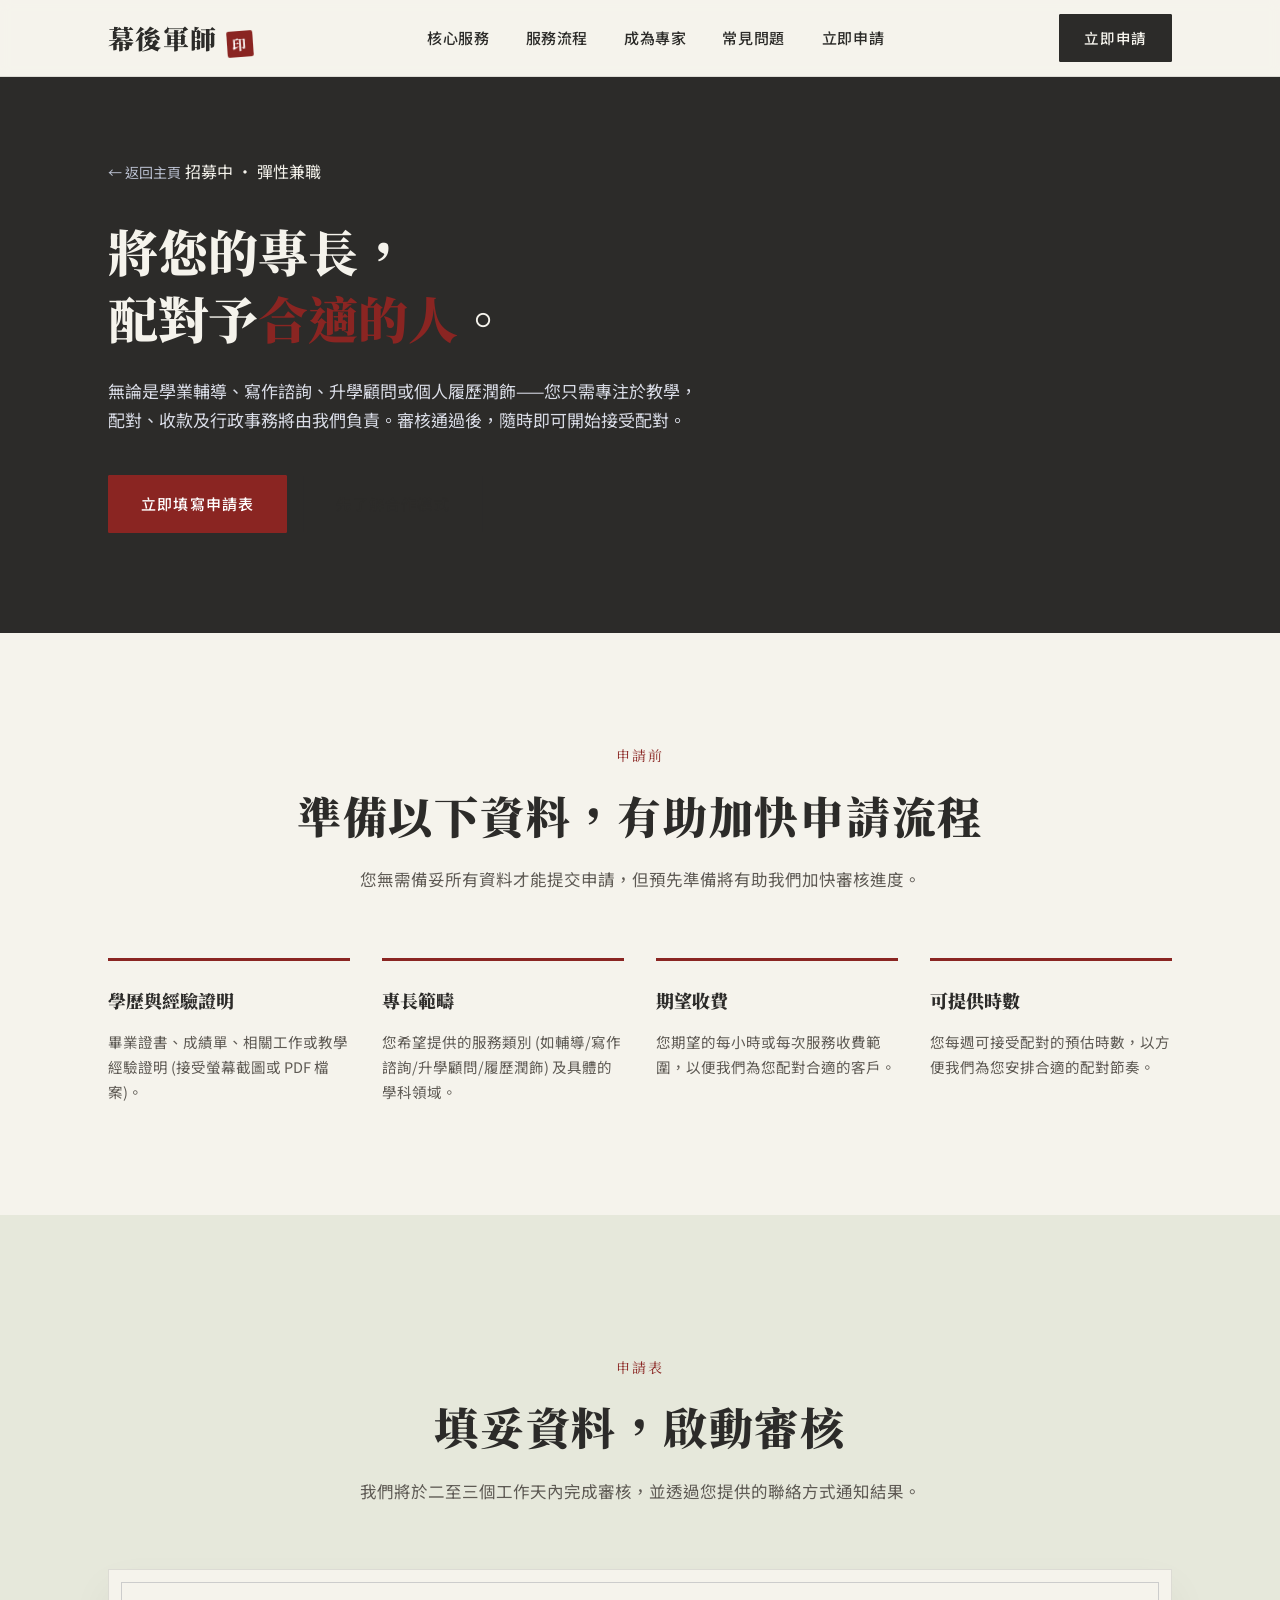
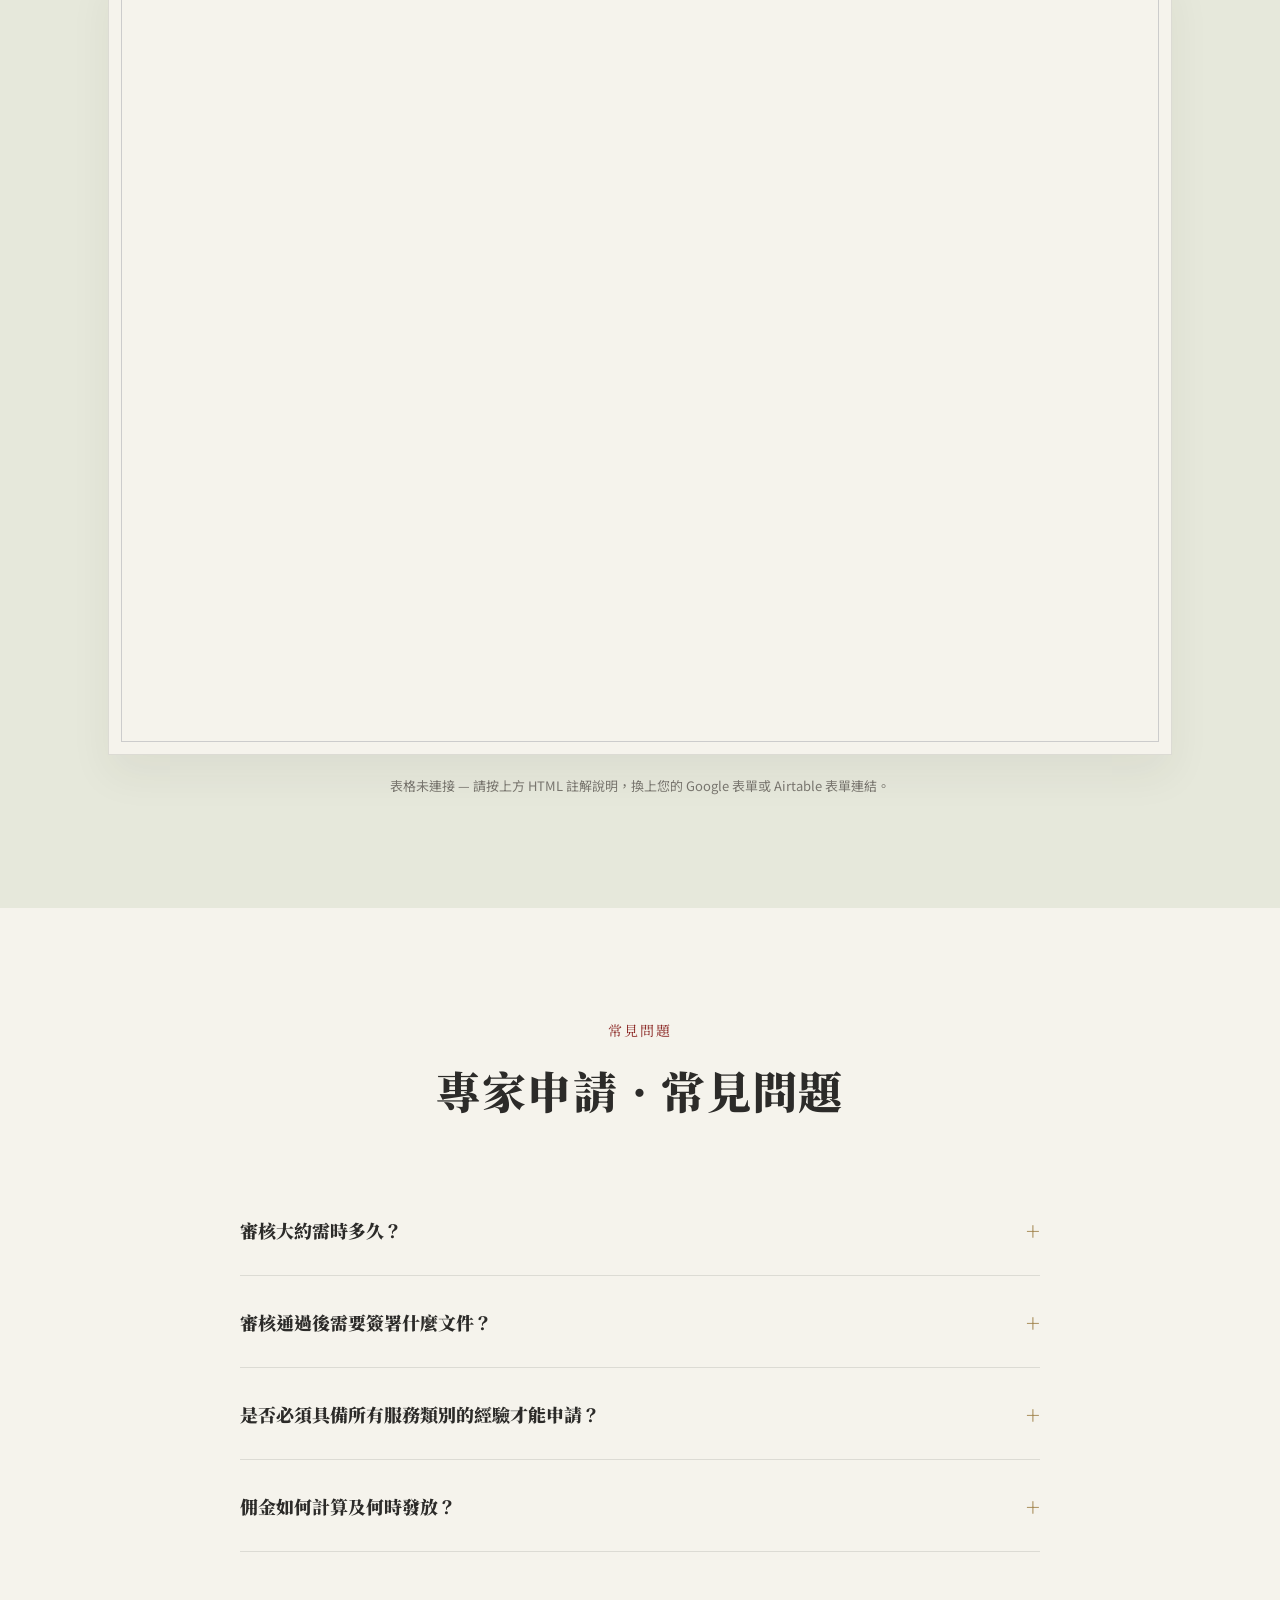
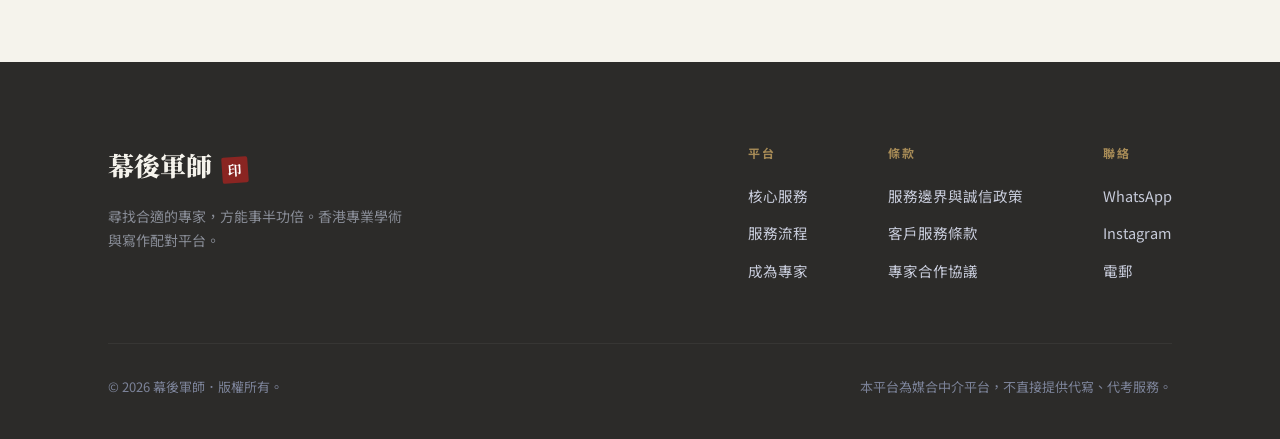
<file: become-expert.html>
<!DOCTYPE html>
<html lang="zh-Hant-HK">
<head>
<meta charset="UTF-8">
<meta name="viewport" content="width=device-width, initial-scale=1.0">
<title>申請成為專家｜幕後軍師</title>
<script>document.documentElement.classList.add('js');</script>
<link rel="preconnect" href="https://fonts.googleapis.com">
<link rel="preconnect" href="https://fonts.gstatic.com" crossorigin>
<link href="https://fonts.googleapis.com/css2?family=Noto+Sans+TC:wght@400;500;700&family=Noto+Serif+TC:wght@700;900&display=swap" rel="stylesheet">
<link rel="stylesheet" href="styles.css">
</head>
<body>

<header class="nav">
  <div class="wrap">
    <a href="index.html" class="logo">幕後軍師<span class="stamp">印</span></a>
    <nav class="nav-links" id="navLinks">
      <a href="index.html#services">核心服務</a>
      <a href="index.html#how">服務流程</a>
      <a href="index.html#experts">成為專家</a>
      <a href="#expert-faq">常見問題</a>
      <a href="#apply" class="nav-cta-mobile btn">立即申請</a>
    </nav>
    <a href="#apply" class="nav-cta">立即申請</a>
    <button class="burger" id="burgerBtn" aria-label="開啟選單">
      <span></span><span></span><span></span>
    </button>
  </div>
</header>

<main>
  <section class="subhero">
    <div class="wrap">
      <a href="index.html" class="back-link">← 返回主頁</a>
      <span class="eyebrow">招募中 · 彈性兼職</span>
      <h1>將您的專長，<br>配對予<span class="accent">合適的人</span>。</h1>
      <p class="lead">無論是學業輔導、寫作諮詢、升學顧問或個人履歷潤飾——您只需專注於教學，配對、收款及行政事務將由我們負責。審核通過後，隨時即可開始接受配對。</p>
      <div class="hero-ctas">
        <a href="#apply" class="btn btn-primary">立即填寫申請表</a>
        <a href="index.html#experts" class="btn btn-outline">先了解合作模式</a>
      </div>
    </div>
  </section>

  <section class="requirements">
    <div class="wrap">
      <div class="section-head reveal">
        <span class="section-eyebrow">申請前</span>
        <h2>準備以下資料，有助加快申請流程</h2>
        <p>您無需備妥所有資料才能提交申請，但預先準備將有助我們加快審核進度。</p>
      </div>
      <div class="req-grid">
        <div class="req-card reveal">
          <h4>學歷與經驗證明</h4>
          <p>畢業證書、成績單、相關工作或教學經驗證明 (接受螢幕截圖或 PDF 檔案)。</p>
        </div>
        <div class="req-card reveal">
          <h4>專長範疇</h4>
          <p>您希望提供的服務類別 (如輔導/寫作諮詢/升學顧問/履歷潤飾) 及具體的學科領域。</p>
        </div>
        <div class="req-card reveal">
          <h4>期望收費</h4>
          <p>您期望的每小時或每次服務收費範圍，以便我們為您配對合適的客戶。</p>
        </div>
        <div class="req-card reveal">
          <h4>可提供時數</h4>
          <p>您每週可接受配對的預估時數，以方便我們為您安排合適的配對節奏。</p>
        </div>
      </div>
    </div>
  </section>

  <section class="start" id="apply">
    <div class="wrap">
      <div class="section-head reveal">
        <span class="section-eyebrow">申請表</span>
        <h2>填妥資料，啟動審核</h2>
        <p>我們將於二至三個工作天內完成審核，並透過您提供的聯絡方式通知結果。</p>
      </div>
      <div class="form-embed reveal">
        <!--
          替換方式(擇一):
          (a) Google表單: 打開你個表單 → 右上角「傳送」→ 選「<>」嵌入HTML → 複製iframe嘅網址貼落下面
          (b) Airtable表單: 打開Experts表 → 建立/開啟Form View → 右上角「Share form」→ 複製連結貼落下面
        -->
        <iframe class="airtable-embed" src="https://airtable.com/embed/appAo5uXZm9wIT91W/pagqnI3ktNSURofDn/form" frameborder="0" onmousewheel="" width="100%" height="533" style="background: transparent; border: 1px solid #ccc;"></iframe>
      </div>
      <p class="form-note">表格未連接 — 請按上方 HTML 註解說明，換上您的 Google 表單或 Airtable 表單連結。</p>
    </div>
  </section>

  <section class="faq" id="expert-faq">
    <div class="wrap">
      <div class="section-head reveal">
        <span class="section-eyebrow">常見問題</span>
        <h2>專家申請 · 常見問題</h2>
      </div>
      <div class="faq-list reveal">
        <div class="faq-item">
          <button class="faq-q">審核大約需時多久？<span class="plus">+</span></button>
          <div class="faq-a"><p>一般情況下，我們將於二至三個工作天內完成審核；若資料齊全，進度可能更快。審核結果將透過您提供的聯絡方式通知。</p></div>
        </div>
        <div class="faq-item">
          <button class="faq-q">審核通過後需要簽署什麼文件？<span class="plus">+</span></button>
          <div class="faq-a"><p>審核通過後，我們將邀請您簽署《專家合作協議》，並確認您已閱讀《服務邊界與誠信政策》，隨後即可開始接受配對。</p></div>
        </div>
        <div class="faq-item">
          <button class="faq-q">是否必須具備所有服務類別的經驗才能申請？<span class="plus">+</span></button>
          <div class="faq-a"><p>不需要。您可以僅選擇您擅長的一至兩個範疇（例如只提供個人履歷潤飾服務），我們將根據您申請時所選的類別進行配對。</p></div>
        </div>
        <div class="faq-item">
          <button class="faq-q">佣金如何計算及何時發放？<span class="plus">+</span></button>
          <div class="faq-a"><p>平台將於每宗交易中收取一定比例作為服務費，餘額將於服務完成後的指定工作天內結算予您。詳細資訊已列明於《專家合作協議》中。</p></div>
        </div>
      </div>
    </div>
  </section>
</main>

<footer>
  <div class="wrap">
    <div class="footer-top">
      <div>
        <div class="footer-logo">幕後軍師<span class="stamp">印</span></div>
        <p class="footer-tag">尋找合適的專家，方能事半功倍。香港專業學術與寫作配對平台。</p>
      </div>
      <div class="footer-cols">
        <div class="footer-col">
          <h5>平台</h5>
          <a href="index.html#services">核心服務</a>
          <a href="index.html#how">服務流程</a>
          <a href="become-expert.html">成為專家</a>
        </div>
        <div class="footer-col">
          <h5>條款</h5>
          <a href="#">服務邊界與誠信政策</a>
          <a href="#">客戶服務條款</a>
          <a href="#">專家合作協議</a>
        </div>
        <div class="footer-col">
          <h5>聯絡</h5>
          <a href="#">WhatsApp</a>
          <a href="#">Instagram</a>
          <a href="#">電郵</a>
        </div>
      </div>
    </div>
    <div class="footer-bottom">
      <span>© 2026 幕後軍師．版權所有。</span>
      <span>本平台為媒合中介平台，不直接提供代寫、代考服務。</span>
    </div>
  </div>
</footer>

<script>
  const burger = document.getElementById('burgerBtn');
  const navLinks = document.getElementById('navLinks');
  burger.addEventListener('click', () => navLinks.classList.toggle('open'));
  navLinks.querySelectorAll('a').forEach(a => a.addEventListener('click', () => navLinks.classList.remove('open')));

  document.querySelectorAll('.faq-item').forEach(item => {
    const q = item.querySelector('.faq-q');
    const a = item.querySelector('.faq-a');
    q.addEventListener('click', () => {
      const isOpen = item.classList.contains('open');
      document.querySelectorAll('.faq-item.open').forEach(other => {
        if(other !== item){ other.classList.remove('open'); other.querySelector('.faq-a').style.maxHeight = null; }
      });
      item.classList.toggle('open', !isOpen);
      a.style.maxHeight = !isOpen ? a.scrollHeight + 'px' : null;
    });
  });

  const prefersReduced = window.matchMedia('(prefers-reduced-motion: reduce)').matches;
  const revealEls = document.querySelectorAll('.reveal');
  if(prefersReduced){
    revealEls.forEach(el => el.classList.add('is-visible'));
  } else {
    const io = new IntersectionObserver((entries) => {
      entries.forEach(entry => {
        if(entry.isIntersecting){
          entry.target.classList.add('is-visible');
          io.unobserve(entry.target);
        }
      });
    }, { threshold: 0.15 });
    revealEls.forEach(el => io.observe(el));
  }
</script>
</body>
</html>
</file>
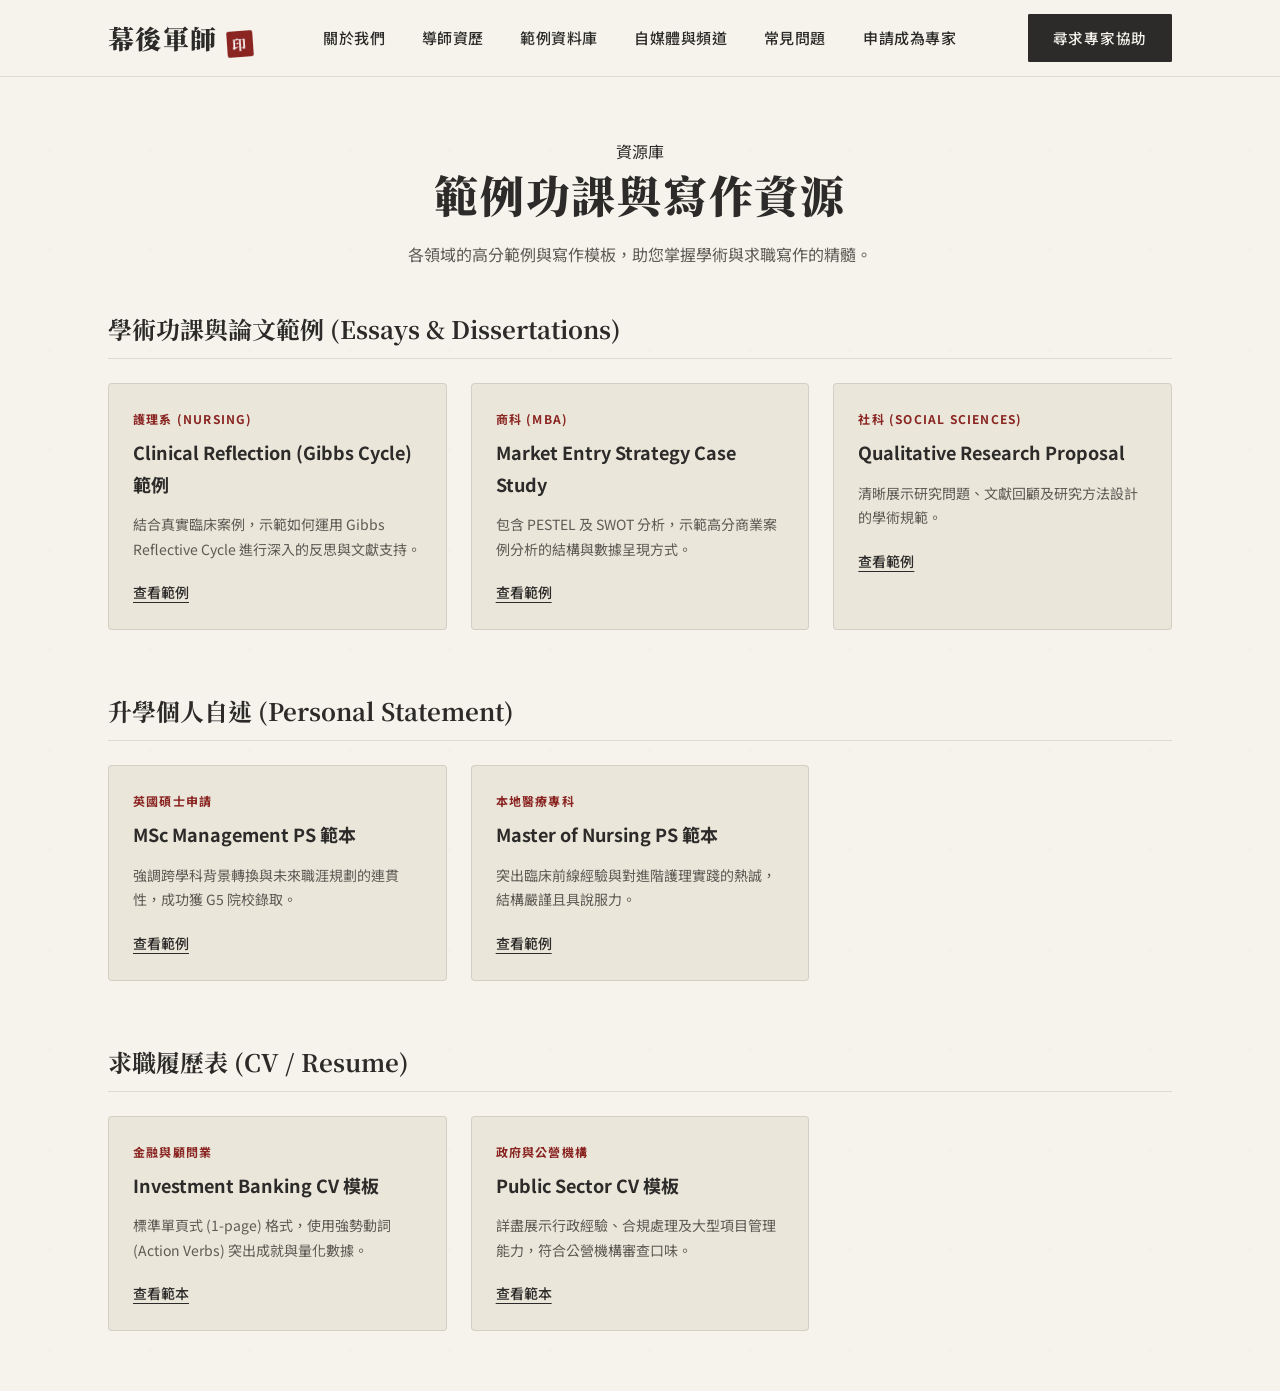
<file: resources.html>
<!DOCTYPE html>
<html lang="zh-Hant-HK">
<head>
<meta charset="UTF-8">
<meta name="viewport" content="width=device-width, initial-scale=1.0">
<title>範例資料庫｜幕後軍師</title>
<script>document.documentElement.classList.add('js');</script>
<link rel="preconnect" href="https://fonts.googleapis.com">
<link rel="preconnect" href="https://fonts.gstatic.com" crossorigin>
<link href="https://fonts.googleapis.com/css2?family=Noto+Sans+TC:wght@400;500;700&family=Noto+Serif+TC:wght@700;900&display=swap" rel="stylesheet">
<link rel="stylesheet" href="styles.css">
<style>
  .resources-header { padding: 60px 0 40px; text-align: center; }
  .resource-category { margin-bottom: 60px; }
  .resource-category h3 { font-family: var(--serif); font-size: 24px; margin-bottom: 24px; padding-bottom: 8px; border-bottom: 1px solid var(--line); }
  .resource-grid { display: grid; grid-template-columns: repeat(auto-fill, minmax(300px, 1fr)); gap: 24px; }
  .resource-card { background: var(--paper-alt); padding: 24px; border-radius: 4px; border: 1px solid var(--line); transition: transform 0.3s ease; }
  .resource-card:hover { transform: translateY(-4px); border-color: var(--gold); }
  .resource-type { font-size: 12px; color: var(--red); font-weight: 700; text-transform: uppercase; letter-spacing: 0.1em; margin-bottom: 8px; display: block; }
  .resource-card h4 { font-size: 18px; margin-bottom: 12px; color: var(--ink); }
  .resource-card p { font-size: 14px; color: var(--ink-soft); margin-bottom: 16px; }
  .resource-link { font-size: 14px; font-weight: 500; color: var(--ink); text-decoration: underline; text-underline-offset: 4px; }
</style>
</head>
<body>

<header class="nav">
  <div class="wrap">
    <a href="index.html" class="logo">幕後軍師<span class="stamp">印</span></a>
    <nav class="nav-links" id="navLinks">
      <a href="index.html#about">關於我們</a>
      <a href="tutors.html">導師資歷</a>
      <a href="resources.html">範例資料庫</a>
      <a href="media.html">自媒體與頻道</a>
      <a href="index.html#faq">常見問題</a>
      <a href="become-expert.html" class="nav-cta-mobile btn">申請成為專家</a>
    </nav>
    <a href="index.html#start" class="nav-cta">尋求專家協助</a>
    <button class="burger" id="burgerBtn" aria-label="開啟選單">
      <span></span><span></span><span></span>
    </button>
  </div>
</header>

<main>
  <div class="wrap">
    <div class="resources-header">
      <span class="eyebrow">資源庫</span>
      <h2>範例功課與寫作資源</h2>
      <p style="margin-top:16px; color:var(--ink-soft);">各領域的高分範例與寫作模板，助您掌握學術與求職寫作的精髓。</p>
    </div>

    <div class="resource-category">
      <h3>學術功課與論文範例 (Essays & Dissertations)</h3>
      <div class="resource-grid">
        <div class="resource-card">
          <span class="resource-type">護理系 (Nursing)</span>
          <h4>Clinical Reflection (Gibbs Cycle) 範例</h4>
          <p>結合真實臨床案例，示範如何運用 Gibbs Reflective Cycle 進行深入的反思與文獻支持。</p>
          <a href="#" class="resource-link">查看範例</a>
        </div>
        <div class="resource-card">
          <span class="resource-type">商科 (MBA)</span>
          <h4>Market Entry Strategy Case Study</h4>
          <p>包含 PESTEL 及 SWOT 分析，示範高分商業案例分析的結構與數據呈現方式。</p>
          <a href="#" class="resource-link">查看範例</a>
        </div>
        <div class="resource-card">
          <span class="resource-type">社科 (Social Sciences)</span>
          <h4>Qualitative Research Proposal</h4>
          <p>清晰展示研究問題、文獻回顧及研究方法設計的學術規範。</p>
          <a href="#" class="resource-link">查看範例</a>
        </div>
      </div>
    </div>

    <div class="resource-category">
      <h3>升學個人自述 (Personal Statement)</h3>
      <div class="resource-grid">
        <div class="resource-card">
          <span class="resource-type">英國碩士申請</span>
          <h4>MSc Management PS 範本</h4>
          <p>強調跨學科背景轉換與未來職涯規劃的連貫性，成功獲 G5 院校錄取。</p>
          <a href="#" class="resource-link">查看範例</a>
        </div>
        <div class="resource-card">
          <span class="resource-type">本地醫療專科</span>
          <h4>Master of Nursing PS 範本</h4>
          <p>突出臨床前線經驗與對進階護理實踐的熱誠，結構嚴謹且具說服力。</p>
          <a href="#" class="resource-link">查看範例</a>
        </div>
      </div>
    </div>

    <div class="resource-category">
      <h3>求職履歷表 (CV / Resume)</h3>
      <div class="resource-grid">
        <div class="resource-card">
          <span class="resource-type">金融與顧問業</span>
          <h4>Investment Banking CV 模板</h4>
          <p>標準單頁式 (1-page) 格式，使用強勢動詞 (Action Verbs) 突出成就與量化數據。</p>
          <a href="#" class="resource-link">查看範本</a>
        </div>
        <div class="resource-card">
          <span class="resource-type">政府與公營機構</span>
          <h4>Public Sector CV 模板</h4>
          <p>詳盡展示行政經驗、合規處理及大型項目管理能力，符合公營機構審查口味。</p>
          <a href="#" class="resource-link">查看範本</a>
        </div>
      </div>
    </div>

  </div>
</main>

<script>
  const burgerBtn = document.getElementById('burgerBtn');
  const navLinks = document.getElementById('navLinks');
  burgerBtn.addEventListener('click', () => {
    navLinks.classList.toggle('active');
    burgerBtn.classList.toggle('active');
  });
</script>
</body>
</html>
</file>
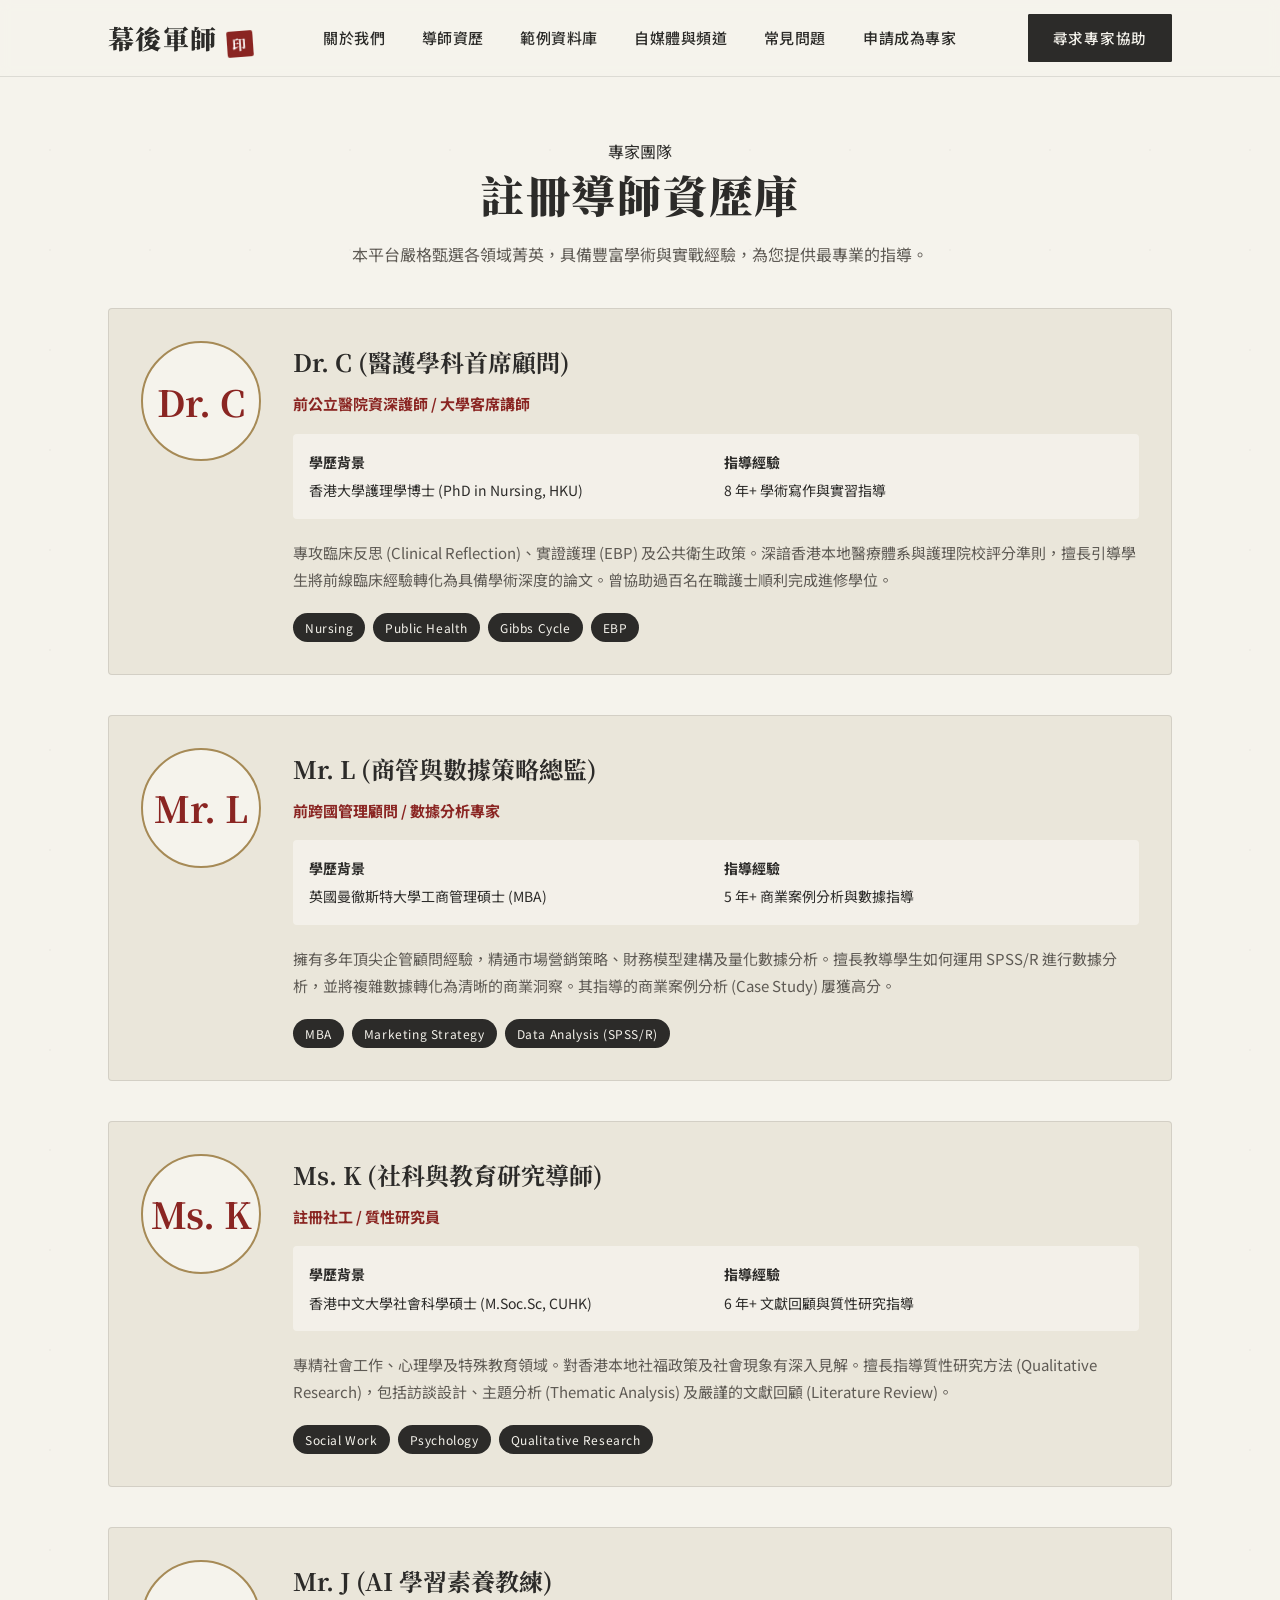
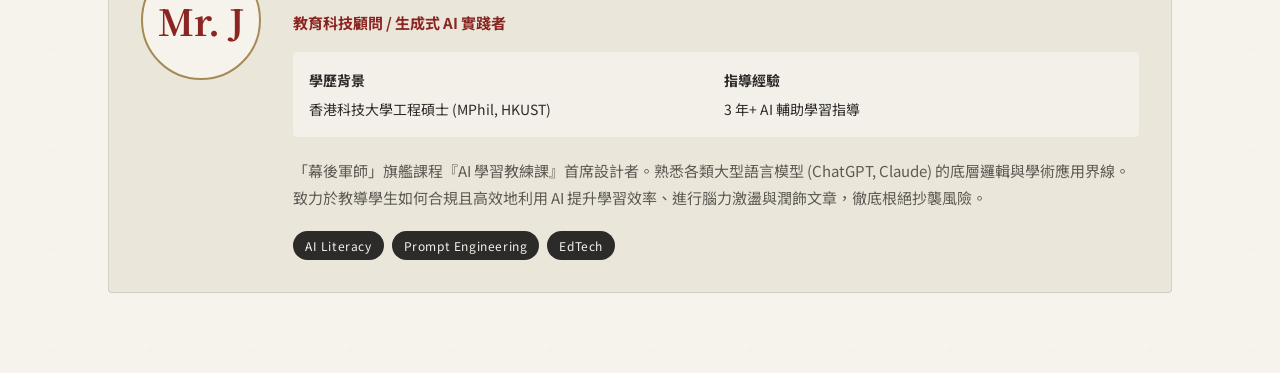
<file: tutors.html>
<!DOCTYPE html>
<html lang="zh-Hant-HK">
<head>
<meta charset="UTF-8">
<meta name="viewport" content="width=device-width, initial-scale=1.0">
<title>導師資歷｜幕後軍師</title>
<script>document.documentElement.classList.add('js');</script>
<link rel="preconnect" href="https://fonts.googleapis.com">
<link rel="preconnect" href="https://fonts.gstatic.com" crossorigin>
<link href="https://fonts.googleapis.com/css2?family=Noto+Sans+TC:wght@400;500;700&family=Noto+Serif+TC:wght@700;900&display=swap" rel="stylesheet">
<link rel="stylesheet" href="styles.css">
<style>
  .tutors-header { padding: 60px 0 40px; text-align: center; }
  .tutor-list { display: flex; flex-direction: column; gap: 40px; margin-bottom: 80px; }
  .tutor-profile { display: flex; gap: 32px; background: var(--paper-alt); padding: 32px; border-radius: 4px; border: 1px solid var(--line); align-items: flex-start; }
  .tutor-avatar { width: 120px; height: 120px; flex-shrink: 0; background: var(--paper); border: 2px solid var(--gold); border-radius: 50%; display: flex; align-items: center; justify-content: center; font-family: var(--serif); font-size: 36px; font-weight: 700; color: var(--red); }
  .tutor-info { flex: 1; }
  .tutor-info h3 { font-family: var(--serif); font-size: 24px; margin-bottom: 8px; color: var(--ink); }
  .tutor-title { font-size: 15px; color: var(--red); font-weight: 700; margin-bottom: 16px; display: block; }
  .tutor-bio { font-size: 15px; color: var(--ink-soft); margin-bottom: 20px; line-height: 1.8; }
  .tutor-credentials { display: grid; grid-template-columns: repeat(auto-fit, minmax(200px, 1fr)); gap: 16px; margin-bottom: 20px; padding: 16px; background: rgba(255,255,255,0.4); border-radius: 4px; }
  .cred-item { font-size: 14px; }
  .cred-label { font-weight: 700; display: block; margin-bottom: 4px; color: var(--ink); }
  .tutor-tags { display: flex; flex-wrap: wrap; gap: 8px; }
  .tutor-tag { font-size: 12px; padding: 4px 12px; background: var(--ink); color: var(--paper); border-radius: 20px; letter-spacing: 0.05em; }
  
  @media (max-width: 768px) {
    .tutor-profile { flex-direction: column; align-items: center; text-align: center; }
    .tutor-credentials { text-align: left; }
    .tutor-tags { justify-content: center; }
  }
</style>
</head>
<body>

<header class="nav">
  <div class="wrap">
    <a href="index.html" class="logo">幕後軍師<span class="stamp">印</span></a>
    <nav class="nav-links" id="navLinks">
      <a href="index.html#about">關於我們</a>
      <a href="tutors.html">導師資歷</a>
      <a href="resources.html">範例資料庫</a>
      <a href="media.html">自媒體與頻道</a>
      <a href="index.html#faq">常見問題</a>
      <a href="become-expert.html" class="nav-cta-mobile btn">申請成為專家</a>
    </nav>
    <a href="index.html#start" class="nav-cta">尋求專家協助</a>
    <button class="burger" id="burgerBtn" aria-label="開啟選單">
      <span></span><span></span><span></span>
    </button>
  </div>
</header>

<main>
  <div class="wrap">
    <div class="tutors-header">
      <span class="eyebrow">專家團隊</span>
      <h2>註冊導師資歷庫</h2>
      <p style="margin-top:16px; color:var(--ink-soft);">本平台嚴格甄選各領域菁英，具備豐富學術與實戰經驗，為您提供最專業的指導。</p>
    </div>

    <div class="tutor-list">
      <!-- Tutor 1 -->
      <div class="tutor-profile">
        <div class="tutor-avatar">Dr. C</div>
        <div class="tutor-info">
          <h3>Dr. C (醫護學科首席顧問)</h3>
          <span class="tutor-title">前公立醫院資深護師 / 大學客席講師</span>
          <div class="tutor-credentials">
            <div class="cred-item">
              <span class="cred-label">學歷背景</span>
              香港大學護理學博士 (PhD in Nursing, HKU)
            </div>
            <div class="cred-item">
              <span class="cred-label">指導經驗</span>
              8 年+ 學術寫作與實習指導
            </div>
          </div>
          <p class="tutor-bio">專攻臨床反思 (Clinical Reflection)、實證護理 (EBP) 及公共衛生政策。深諳香港本地醫療體系與護理院校評分準則，擅長引導學生將前線臨床經驗轉化為具備學術深度的論文。曾協助過百名在職護士順利完成進修學位。</p>
          <div class="tutor-tags">
            <span class="tutor-tag">Nursing</span>
            <span class="tutor-tag">Public Health</span>
            <span class="tutor-tag">Gibbs Cycle</span>
            <span class="tutor-tag">EBP</span>
          </div>
        </div>
      </div>

      <!-- Tutor 2 -->
      <div class="tutor-profile">
        <div class="tutor-avatar">Mr. L</div>
        <div class="tutor-info">
          <h3>Mr. L (商管與數據策略總監)</h3>
          <span class="tutor-title">前跨國管理顧問 / 數據分析專家</span>
          <div class="tutor-credentials">
            <div class="cred-item">
              <span class="cred-label">學歷背景</span>
              英國曼徹斯特大學工商管理碩士 (MBA)
            </div>
            <div class="cred-item">
              <span class="cred-label">指導經驗</span>
              5 年+ 商業案例分析與數據指導
            </div>
          </div>
          <p class="tutor-bio">擁有多年頂尖企管顧問經驗，精通市場營銷策略、財務模型建構及量化數據分析。擅長教導學生如何運用 SPSS/R 進行數據分析，並將複雜數據轉化為清晰的商業洞察。其指導的商業案例分析 (Case Study) 屢獲高分。</p>
          <div class="tutor-tags">
            <span class="tutor-tag">MBA</span>
            <span class="tutor-tag">Marketing Strategy</span>
            <span class="tutor-tag">Data Analysis (SPSS/R)</span>
          </div>
        </div>
      </div>

      <!-- Tutor 3 -->
      <div class="tutor-profile">
        <div class="tutor-avatar">Ms. K</div>
        <div class="tutor-info">
          <h3>Ms. K (社科與教育研究導師)</h3>
          <span class="tutor-title">註冊社工 / 質性研究員</span>
          <div class="tutor-credentials">
            <div class="cred-item">
              <span class="cred-label">學歷背景</span>
              香港中文大學社會科學碩士 (M.Soc.Sc, CUHK)
            </div>
            <div class="cred-item">
              <span class="cred-label">指導經驗</span>
              6 年+ 文獻回顧與質性研究指導
            </div>
          </div>
          <p class="tutor-bio">專精社會工作、心理學及特殊教育領域。對香港本地社福政策及社會現象有深入見解。擅長指導質性研究方法 (Qualitative Research)，包括訪談設計、主題分析 (Thematic Analysis) 及嚴謹的文獻回顧 (Literature Review)。</p>
          <div class="tutor-tags">
            <span class="tutor-tag">Social Work</span>
            <span class="tutor-tag">Psychology</span>
            <span class="tutor-tag">Qualitative Research</span>
          </div>
        </div>
      </div>
      
      <!-- Tutor 4 -->
      <div class="tutor-profile">
        <div class="tutor-avatar">Mr. J</div>
        <div class="tutor-info">
          <h3>Mr. J (AI 學習素養教練)</h3>
          <span class="tutor-title">教育科技顧問 / 生成式 AI 實踐者</span>
          <div class="tutor-credentials">
            <div class="cred-item">
              <span class="cred-label">學歷背景</span>
              香港科技大學工程碩士 (MPhil, HKUST)
            </div>
            <div class="cred-item">
              <span class="cred-label">指導經驗</span>
              3 年+ AI 輔助學習指導
            </div>
          </div>
          <p class="tutor-bio">「幕後軍師」旗艦課程『AI 學習教練課』首席設計者。熟悉各類大型語言模型 (ChatGPT, Claude) 的底層邏輯與學術應用界線。致力於教導學生如何合規且高效地利用 AI 提升學習效率、進行腦力激盪與潤飾文章，徹底根絕抄襲風險。</p>
          <div class="tutor-tags">
            <span class="tutor-tag">AI Literacy</span>
            <span class="tutor-tag">Prompt Engineering</span>
            <span class="tutor-tag">EdTech</span>
          </div>
        </div>
      </div>

    </div>
  </div>
</main>

<script>
  const burgerBtn = document.getElementById('burgerBtn');
  const navLinks = document.getElementById('navLinks');
  burgerBtn.addEventListener('click', () => {
    navLinks.classList.toggle('active');
    burgerBtn.classList.toggle('active');
  });
</script>
</body>
</html>
</file>
<file: styles.css>
:root{
  --ink:#2C2B29;
  --ink-soft:#5E5A54;
  --paper:#F5F3EC;
  --paper-alt:#EAE6DA;
  --sage:#CBD0BB;
  --sage-light:#E6E8DB;
  --red:#8A2522;
  --red-dark:#6B1917;
  --gold:#A68A56;
  --line: rgba(44,43,41,0.12);
  --serif: 'Noto Serif TC', serif;
  --sans: 'Noto Sans TC', sans-serif;
  --mono: 'Courier New', Courier, monospace;
}
*{box-sizing:border-box; margin:0; padding:0;}
html{scroll-behavior:smooth;}
body{
  font-family: var(--sans);
  background: var(--paper);
  color: var(--ink);
  line-height:1.75;
  overflow-x:hidden;
  background-image: url('data:image/svg+xml;utf8,<svg width="100" height="100" xmlns="http://www.w3.org/2000/svg"><rect width="100" height="100" fill="none"/><circle cx="50" cy="50" r="1" fill="rgba(0,0,0,0.03)"/></svg>');
}
img,svg{display:block; max-width:100%;}
a{color:inherit; text-decoration:none;}
ul{list-style:none;}

.wrap{max-width:1120px; margin:0 auto; padding:0 28px;}

/* ---------- NAV ---------- */
.nav{
  position:sticky; top:0; z-index:50;
  background:rgba(245,243,236,0.92);
  backdrop-filter:blur(6px);
  border-bottom:1px solid var(--line);
}
.nav .wrap{
  display:flex; align-items:center; justify-content:space-between;
  height:76px;
}
.logo{
  display:flex; align-items:baseline; gap:4px;
  font-family:var(--serif); font-weight:900; font-size:26px; letter-spacing:.05em;
  color:var(--ink);
}
.logo .stamp{
  display:inline-flex; align-items:center; justify-content:center;
  background:var(--red); color:#fff;
  font-size:14px; font-weight:700;
  width:26px; height:26px;
  border-radius:2px;
  margin-left:6px;
  transform:rotate(-4deg);
}
.nav-links{
  display:flex; align-items:center; gap:36px;
  font-size:15px; font-weight:500;
}
.nav-links a{
  position:relative; padding:4px 0;
  letter-spacing:0.04em;
}
.nav-links a::after{
  content:""; position:absolute; left:0; right:0; bottom:-2px; height:1px;
  background:var(--red); transform:scaleX(0); transform-origin:left;
  transition:transform .3s ease;
}
.nav-links a:hover::after{transform:scaleX(1);}
.nav-cta{
  background:var(--ink); color:var(--paper);
  padding:10px 24px; border-radius:1px;
  font-weight:500; font-size:14.5px;
  border:1px solid var(--ink);
  transition:all .3s ease;
  white-space:nowrap;
  letter-spacing:0.05em;
}
.nav-cta:hover{background:transparent; color:var(--ink);}
.burger{display:none; background:none; border:none; cursor:pointer; padding:6px;}
.burger span{display:block; width:24px; height:2px; background:var(--ink); margin:5px 0;}

/* ---------- HERO ---------- */
.hero{
  position:relative;
  background:var(--paper);
  color:var(--ink);
  overflow:hidden;
  padding:80px 0 100px;
}
.hero-wrap{
  position:relative; z-index:2; 
  display:grid; grid-template-columns:1fr 1fr; gap:64px; align-items:center;
}
.hero-text {
  text-align: left;
}
.hero .eyebrow{
  margin-bottom:24px;
}
.hero .eyebrow::before {
  display: none;
}
.hero h1{
  font-family:var(--serif); font-weight:900;
  font-size:clamp(36px, 5vw, 56px);
  line-height:1.25;
  max-width:800px;
  letter-spacing:.05em;
}
.hero h1 .accent{
  color:var(--red);
  position:relative;
  display:inline-block;
}
.hero h1 .accent::after{
  content:"";
  position:absolute;
  left:0; right:0; bottom:8px;
  height:12px;
  background:var(--red);
  opacity:0.2;
  z-index:-1;
}
.hero p.lead{
  margin-top:24px;
  font-size:18px;
  max-width:600px;
  color:var(--ink-soft);
  letter-spacing:0.04em;
}
.hero-ctas{
  margin-top:40px; display:flex; gap:16px; flex-wrap:wrap; justify-content:flex-start;
}
.hero-image {
  position: relative;
  width: 100%;
}
.hero-image img {
  width: 100%;
  aspect-ratio: 4/3;
  object-fit: cover;
  border-radius: 4px;
  position: relative;
  z-index: 2;
  box-shadow: 16px 16px 0 rgba(166,138,86,0.15);
}
.hero-image::after {
  content: "";
  position: absolute;
  top: -20px;
  left: -20px;
  right: 40px;
  bottom: 40px;
  border: 1px solid var(--gold);
  z-index: 1;
}
@media (max-width: 900px) {
  .hero-wrap {
    grid-template-columns: 1fr;
    text-align: center;
    gap: 48px;
  }
  .hero-text {
    text-align: center;
  }
  .hero .eyebrow::before {
    display: inline-block;
  }
  .hero-ctas {
    justify-content: center;
  }
}

.btn{
  display:inline-flex; align-items:center; justify-content:center; gap:10px;
  padding:15px 32px; border-radius:1px;
  font-weight:500; font-size:15px; letter-spacing:0.08em;
  cursor:pointer; text-decoration:none;
  transition:all .3s ease;
  border:1px solid transparent;
}
.btn-primary{background:var(--red); color:#fff; border-color:var(--red);}
.btn-primary:hover{background:var(--red-dark); border-color:var(--red-dark); box-shadow:0 8px 20px rgba(138,37,34,.3);}
.btn-outline{border-color:var(--line); color:var(--ink);}
.btn-outline:hover{border-color:var(--ink); background:var(--ink); color:var(--paper);}

/* ---------- SECTION SHARED ---------- */
section{padding:110px 0;}
.section-head{max-width:700px; margin-bottom:64px; text-align:center; margin-inline:auto;}
.section-eyebrow{
  font-family:var(--serif); font-size:14px; letter-spacing:.15em;
  color:var(--red); margin-bottom:18px; display:block;
}
h2{
  font-family:var(--serif); font-weight:900; font-size:clamp(30px,4vw,44px); line-height:1.35; letter-spacing:0.04em;
}
.section-head p{margin-top:20px; font-size:16.5px; color:var(--ink-soft); max-width:600px; margin-inline:auto;}

.js .reveal{opacity:0; transform:translateY(24px); transition:opacity .8s cubic-bezier(0.16, 1, 0.3, 1), transform .8s cubic-bezier(0.16, 1, 0.3, 1);}
.reveal.is-visible{opacity:1; transform:translateY(0);}
@media (prefers-reduced-motion: reduce){ .reveal{opacity:1; transform:none; transition:none;} }

/* ---------- BRAND HISTORY (ABOUT) ---------- */
.about{background:var(--paper-alt); position:relative;}
.about-grid{
  display:grid; grid-template-columns:1fr 1fr; gap:64px; align-items:center;
}
.about-img-wrap{
  position:relative;
  padding:20px;
}
.about-img-wrap::before{
  content:""; position:absolute; top:0; left:0; right:40px; bottom:40px;
  border:1px solid var(--gold); z-index:1;
}
.about-img{
  position:relative; z-index:2; width:100%; aspect-ratio:4/5; object-fit:cover;
  box-shadow: 8px 8px 0 rgba(44,43,41,0.05);
  margin-top:20px; margin-left:20px;
}
.about-content h2{margin-bottom:24px; text-align:left;}
.about-content p{margin-bottom:20px; color:var(--ink-soft); font-size:16px;}
.about-quote{
  margin-top:32px; padding-left:20px; border-left:3px solid var(--red);
  font-family:var(--serif); font-size:18px; font-style:italic; color:var(--ink);
}
.about-stats{
  display:grid; grid-template-columns:repeat(4,1fr); gap:20px; margin-top:48px;
  border-top:1px solid var(--line); padding-top:32px;
}
.stat-item h4{font-family:var(--serif); font-size:28px; color:var(--ink); font-weight:900;}
.stat-item span{font-size:12px; font-weight:500; color:var(--ink-soft); letter-spacing:0.1em; text-transform:uppercase; margin-top:4px; display:block;}

/* ---------- EXPERTS ---------- */
.experts-team{background:var(--paper);}
.team-stats{
  display:grid; grid-template-columns:repeat(3,1fr); gap:1px;
  background:var(--line); border:1px solid var(--line); margin-bottom:40px;
}
.team-stat-item{
  background:var(--paper); padding:32px 24px; text-align:center;
}
.team-stat-item h4{font-family:var(--serif); font-size:36px; color:var(--ink); font-weight:900; margin-bottom:8px;}
.team-stat-item span{font-size:13px; color:var(--ink-soft); letter-spacing:0.05em;}

.team-grid{
  display:grid; grid-template-columns:repeat(3,1fr); gap:1px;
  background:var(--line); border:1px solid var(--line);
}
.team-card{
  background:var(--paper); padding:40px 32px;
  display:flex; flex-direction:column;
  transition:background .3s ease;
}
.team-card:hover{background:var(--paper-alt);}
.team-card-header{
  display:flex; justify-content:space-between; align-items:flex-start; margin-bottom:24px;
}
.team-icon{
  width:44px; height:44px; background:var(--ink); color:var(--paper);
  display:flex; align-items:center; justify-content:center; border-radius:1px;
}
.team-icon svg{width:22px; height:22px;}
.team-edu{
  text-align:right;
}
.team-edu-label{font-size:10px; color:var(--gold); letter-spacing:0.1em; text-transform:uppercase; display:block; margin-bottom:2px;}
.team-edu-val{font-family:var(--serif); font-size:13px; font-weight:700;}
.team-card h3{font-family:var(--serif); font-size:20px; font-weight:900; margin-bottom:12px; color:var(--ink);}
.team-card p{font-size:14.5px; color:var(--ink-soft); flex:1; margin-bottom:28px;}
.team-tags{display:flex; flex-wrap:wrap; gap:8px;}
.team-tag{
  font-size:11px; padding:4px 8px; border:1px solid var(--line); color:var(--ink-soft);
  letter-spacing:0.05em; text-transform:uppercase; background:var(--paper);
}
.team-footer-tags{
  display:flex; justify-content:center; gap:40px; margin-top:40px;
}
.team-footer-tag{
  display:flex; align-items:center; gap:8px; font-size:12px; color:var(--ink-soft); letter-spacing:0.05em; text-transform:uppercase;
}
.team-footer-tag svg{width:16px; height:16px; color:var(--gold);}

/* ---------- SERVICES ---------- */
.services{background:var(--sage-light); border-top:1px solid var(--line); border-bottom:1px solid var(--line);}
.service-grid{
  display:grid; grid-template-columns:repeat(4,1fr); gap:1px;
  background:var(--line); border:1px solid var(--line);
}
.service-card{
  background:var(--paper); padding:40px 32px; min-height:280px;
  display:flex; flex-direction:column; gap:20px;
  transition:all .3s ease;
}
.service-card:hover{background:var(--paper-alt); transform:translateY(-4px); box-shadow:0 12px 24px rgba(0,0,0,0.04);}
.service-icon{width:42px; height:42px; color:var(--red);}
.service-card h3{font-family:var(--serif); font-size:20px; font-weight:900; line-height:1.4;}
.service-card p{font-size:14.5px; color:var(--ink-soft); flex:1;}

/* ---------- HOW IT WORKS ---------- */
.how{background:var(--paper-alt);}
.steps{
  display:grid; grid-template-columns:repeat(4,1fr); gap:20px; position:relative; counter-reset:step;
}
.steps::before{
  content:""; position:absolute; top:28px; left:6%; right:6%; height:1px;
  background-image:linear-gradient(to right, var(--gold) 0 8px, transparent 8px 16px);
  background-size:16px 1px; background-repeat:repeat-x; opacity:.6;
}
.step{position:relative; padding:0; text-align:center;}
.step-mark{
  font-family:var(--serif); font-weight:700; font-size:16px;
  width:56px; height:56px; border-radius:50%;
  background:var(--paper); color:var(--red);
  display:flex; align-items:center; justify-content:center;
  margin:0 auto 24px; position:relative; z-index:1;
  border:2px solid var(--gold);
}
.step h4{font-family:var(--serif); font-size:18px; font-weight:900; margin-bottom:12px;}
.step p{font-size:14px; color:var(--ink-soft); text-align:left; padding:0 12px;}

/* ---------- WHY ---------- */
.why{background:var(--paper);}
.why-grid{display:grid; grid-template-columns:1fr 1fr; gap:64px; align-items:center;}
.why-list{display:flex; flex-direction:column; gap:32px;}
.why-item{display:flex; gap:20px;}
.why-check{
  flex:none; width:28px; height:28px; margin-top:2px;
  color:var(--red);
}
.why-item h4{font-family:var(--serif); font-weight:900; font-size:18px; margin-bottom:8px;}
.why-item p{font-size:15px; color:var(--ink-soft);}
.why-image{
  width:100%; aspect-ratio:4/5; object-fit:cover; border:1px solid var(--line);
  box-shadow:-8px -8px 0 rgba(44,43,41,0.05);
}

/* ---------- CUSTOMER FEEDBACK ---------- */
.feedback{background:var(--paper-alt);}
.feedback-grid{
  display:grid; grid-template-columns:1fr 1fr; gap:32px;
}
.feedback-col{display:flex; flex-direction:column; gap:32px;}
.feedback-card{
  background:var(--paper); border:1px solid var(--line); padding:32px;
  position:relative;
}
.feedback-card::before{
  content:'"'; position:absolute; top:10px; left:20px;
  font-family:var(--serif); font-size:60px; color:var(--gold); opacity:0.2; line-height:1;
}
.feedback-stars{display:flex; gap:4px; color:var(--gold); margin-bottom:16px;}
.feedback-stars svg{width:16px; height:16px; fill:currentColor;}
.feedback-text{font-size:15px; color:var(--ink); margin-bottom:24px; line-height:1.8; position:relative; z-index:2;}
.feedback-author{display:flex; align-items:center; gap:16px;}
.feedback-avatar{width:40px; height:40px; background:var(--ink); color:var(--paper); display:flex; align-items:center; justify-content:center; border-radius:50%; font-family:var(--serif); font-weight:700;}
.feedback-author-info h5{font-family:var(--serif); font-weight:900; font-size:15px;}
.feedback-author-info span{font-size:12px; color:var(--ink-soft); letter-spacing:0.05em; text-transform:uppercase;}

.feedback-image-upload-zone{
  background:rgba(255,255,255,0.5); border:1px dashed var(--gold); padding:40px 20px;
  text-align:center; display:flex; flex-direction:column; align-items:center; justify-content:center;
  min-height:280px;
}
.feedback-image-placeholder{
  width:100%; height:auto; display:block; box-shadow:0 8px 24px rgba(0,0,0,0.06);
}
.upload-instruction{
  font-size:13px; color:var(--ink-soft); margin-top:16px; font-family:var(--mono);
}

/* ---------- START (FORM) ---------- */
.start{background:var(--sage-light); padding-top:140px;}
.form-embed{
  background:var(--paper); border:1px solid var(--line);
  padding:12px; box-shadow:0 20px 40px rgba(44,43,41,.06);
}
.form-embed iframe{width:100%; border:none; display:block; min-height:760px;}
.form-note{
  display:flex; align-items:center; gap:10px; justify-content:center;
  font-size:13px; color:var(--ink-soft);
  margin-top:20px; opacity:.8;
}

/* ---------- EXPERT CTA ---------- */
.experts-cta{background:var(--ink); color:var(--paper); text-align:center; position:relative; overflow:hidden;}
.experts-cta::before{
  content:""; position:absolute; inset:0;
  background-image:url('data:image/svg+xml;utf8,<svg width="60" height="60" viewBox="0 0 60 60" xmlns="http://www.w3.org/2000/svg"><g fill="none" fill-rule="evenodd"><g fill="%23a68a56" fill-opacity="0.08"><path d="M36 34v-4h-2v4h-4v2h4v4h2v-4h4v-2h-4zm0-30V0h-2v4h-4v2h4v4h2V6h4V4h-4zM6 34v-4H4v4H0v2h4v4h2v-4h4v-2H6zM6 4V0H4v4H0v2h4v4h2V6h4V4H6z"/></g></g></svg>');
}
.experts-cta .wrap{max-width:700px; position:relative; z-index:2;}
.experts-cta h2{margin-bottom:24px;}
.experts-cta h2 .accent{color:var(--red);}
.experts-cta p{color:#D9DCE6; font-size:16.5px; margin-bottom:40px;}
.experts-cta .btn-primary{margin:0 auto;}

/* ---------- FAQ ---------- */
.faq{background:var(--paper);}
.faq-list{max-width:800px; margin:0 auto;}
.faq-item{border-bottom:1px solid var(--line);}
.faq-q{
  width:100%; text-align:left; background:none; border:none; cursor:pointer;
  padding:28px 0; display:flex; justify-content:space-between; align-items:center; gap:24px;
  font-family:var(--serif); font-weight:900; font-size:18px; color:var(--ink);
}
.faq-q .plus{
  font-size:24px; color:var(--gold); transition:transform .3s ease; flex:none; font-weight:300;
}
.faq-item.open .faq-q .plus{transform:rotate(45deg);}
.faq-a{
  max-height:0; overflow:hidden; transition:max-height .4s ease;
}
.faq-a p{padding-bottom:28px; font-size:15.5px; color:var(--ink-soft); max-width:680px; line-height:1.8;}

/* ---------- FOOTER ---------- */
footer{background:var(--ink); color:#A1A5B0; padding:80px 0 40px;}
.footer-top{
  display:flex; justify-content:space-between; gap:48px; flex-wrap:wrap;
  padding-bottom:48px; border-bottom:1px solid rgba(255,255,255,.05); margin-bottom:32px;
}
.footer-logo{font-family:var(--serif); font-weight:900; font-size:26px; color:var(--paper); display:flex; align-items:baseline; gap:4px;}
.footer-logo .stamp{
  display:inline-flex; align-items:center; justify-content:center;
  background:var(--red); color:#fff; font-size:14px; font-weight:700; width:26px; height:26px; border-radius:2px; margin-left:6px; transform:rotate(-4deg);
}
.footer-tag{font-size:14px; margin-top:16px; max-width:300px; color:#888C96;}
.footer-cols{display:flex; gap:80px; flex-wrap:wrap;}
.footer-col h5{font-size:12px; letter-spacing:.15em; text-transform:uppercase; color:var(--gold); margin-bottom:20px;}
.footer-col a{display:block; font-size:14.5px; margin-bottom:12px; color:#C7CBDA; transition:color .2s ease;}
.footer-col a:hover{color:var(--paper);}
.footer-bottom{display:flex; justify-content:space-between; flex-wrap:wrap; gap:16px; font-size:13px; color:#7C8399;}

/* ---------- RESPONSIVE ---------- */
@media (max-width: 960px){
  .nav-links{position:fixed; top:76px; left:0; right:0; background:var(--paper); flex-direction:column; align-items:flex-start; padding:32px 28px; gap:24px; border-bottom:1px solid var(--line); transform:translateY(-130%); transition:transform .3s ease; z-index:40;}
  .nav-links.open{transform:translateY(0);}
  .nav-cta{display:none;}
  .nav-links .nav-cta-mobile{display:inline-flex; background:var(--ink); color:var(--paper); padding:12px 24px;}
  .burger{display:block;}
  .about-grid, .why-grid, .feedback-grid{grid-template-columns:1fr;}
  .about-img-wrap{max-width:500px; margin:0 auto;}
  .why-image{max-width:500px; margin:0 auto;}
  .team-grid, .team-stats{grid-template-columns:repeat(2,1fr);}
  .service-grid{grid-template-columns:repeat(2,1fr);}
  .steps{grid-template-columns:1fr; gap:40px;}
  .steps::before{display:none;}
  .about-stats{grid-template-columns:repeat(2,1fr); gap:32px;}
}
@media (max-width: 640px){
  .service-grid, .team-grid, .team-stats{grid-template-columns:1fr;}
  .footer-top{flex-direction:column;}
  .footer-cols{gap:40px; flex-direction:column;}
}

/* ---------- SUBPAGE HERO (become-expert) ---------- */
.subhero{
  background:var(--ink); color:var(--paper); padding:80px 0 100px;
}
.subhero h1{
  font-family:var(--serif); font-weight:900; font-size:clamp(32px,5vw,50px); line-height:1.35; max-width:700px;
}
.subhero h1 .accent{color:var(--red);}
.subhero p.lead{margin-top:24px; font-size:17px; max-width:600px; color:#D9DCE6;}
.back-link{
  display:inline-flex; align-items:center; gap:8px; margin-bottom:32px;
  font-size:14px; color:#B9BFCF; transition:color .2s ease;
}
.back-link:hover{color:var(--paper);}
.requirements{background:var(--paper);}
.req-grid{display:grid; grid-template-columns:repeat(4,1fr); gap:32px;}
.req-card{border-top:3px solid var(--red); padding-top:24px;}
.req-card h4{font-family:var(--serif); font-weight:900; font-size:18px; margin-bottom:12px;}
.req-card p{font-size:14.5px; color:var(--ink-soft);}
@media (max-width:960px){.req-grid{grid-template-columns:repeat(2,1fr);}}
@media (max-width:640px){.req-grid{grid-template-columns:1fr;}}
</file>
